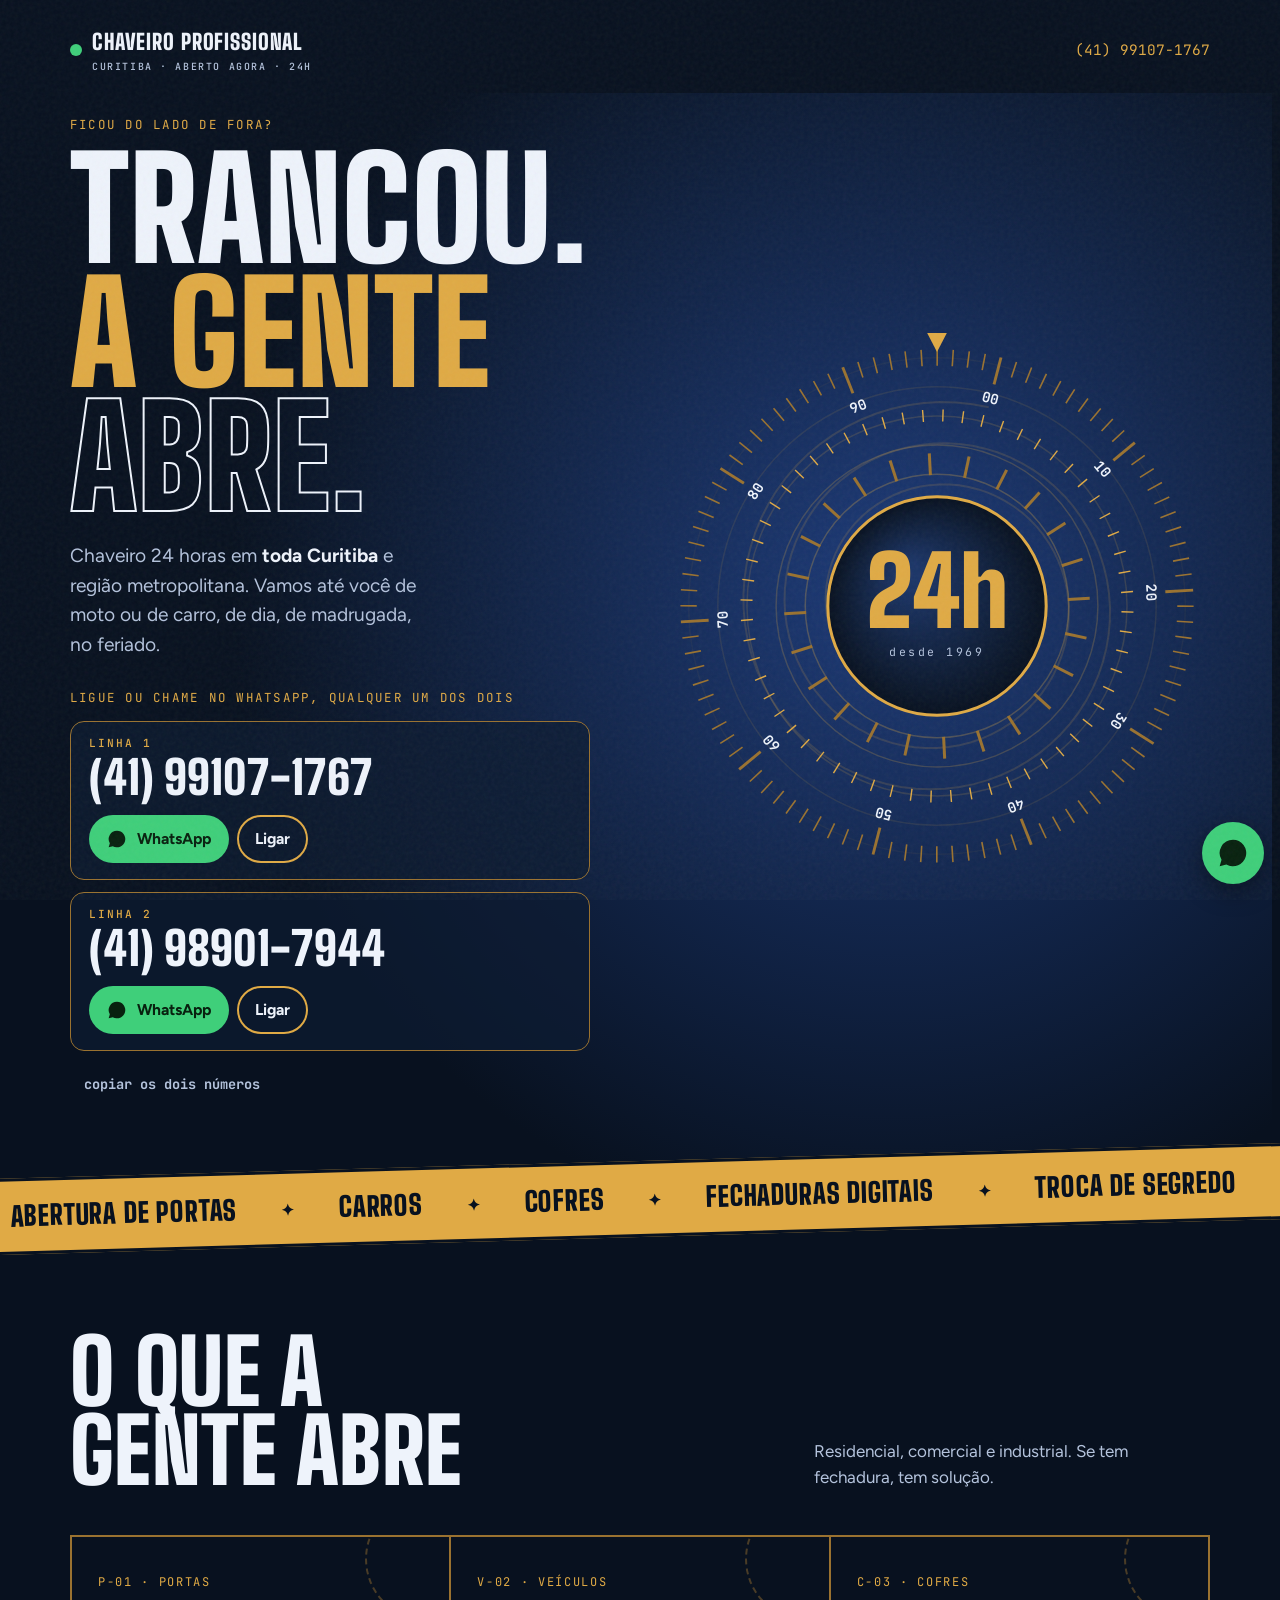
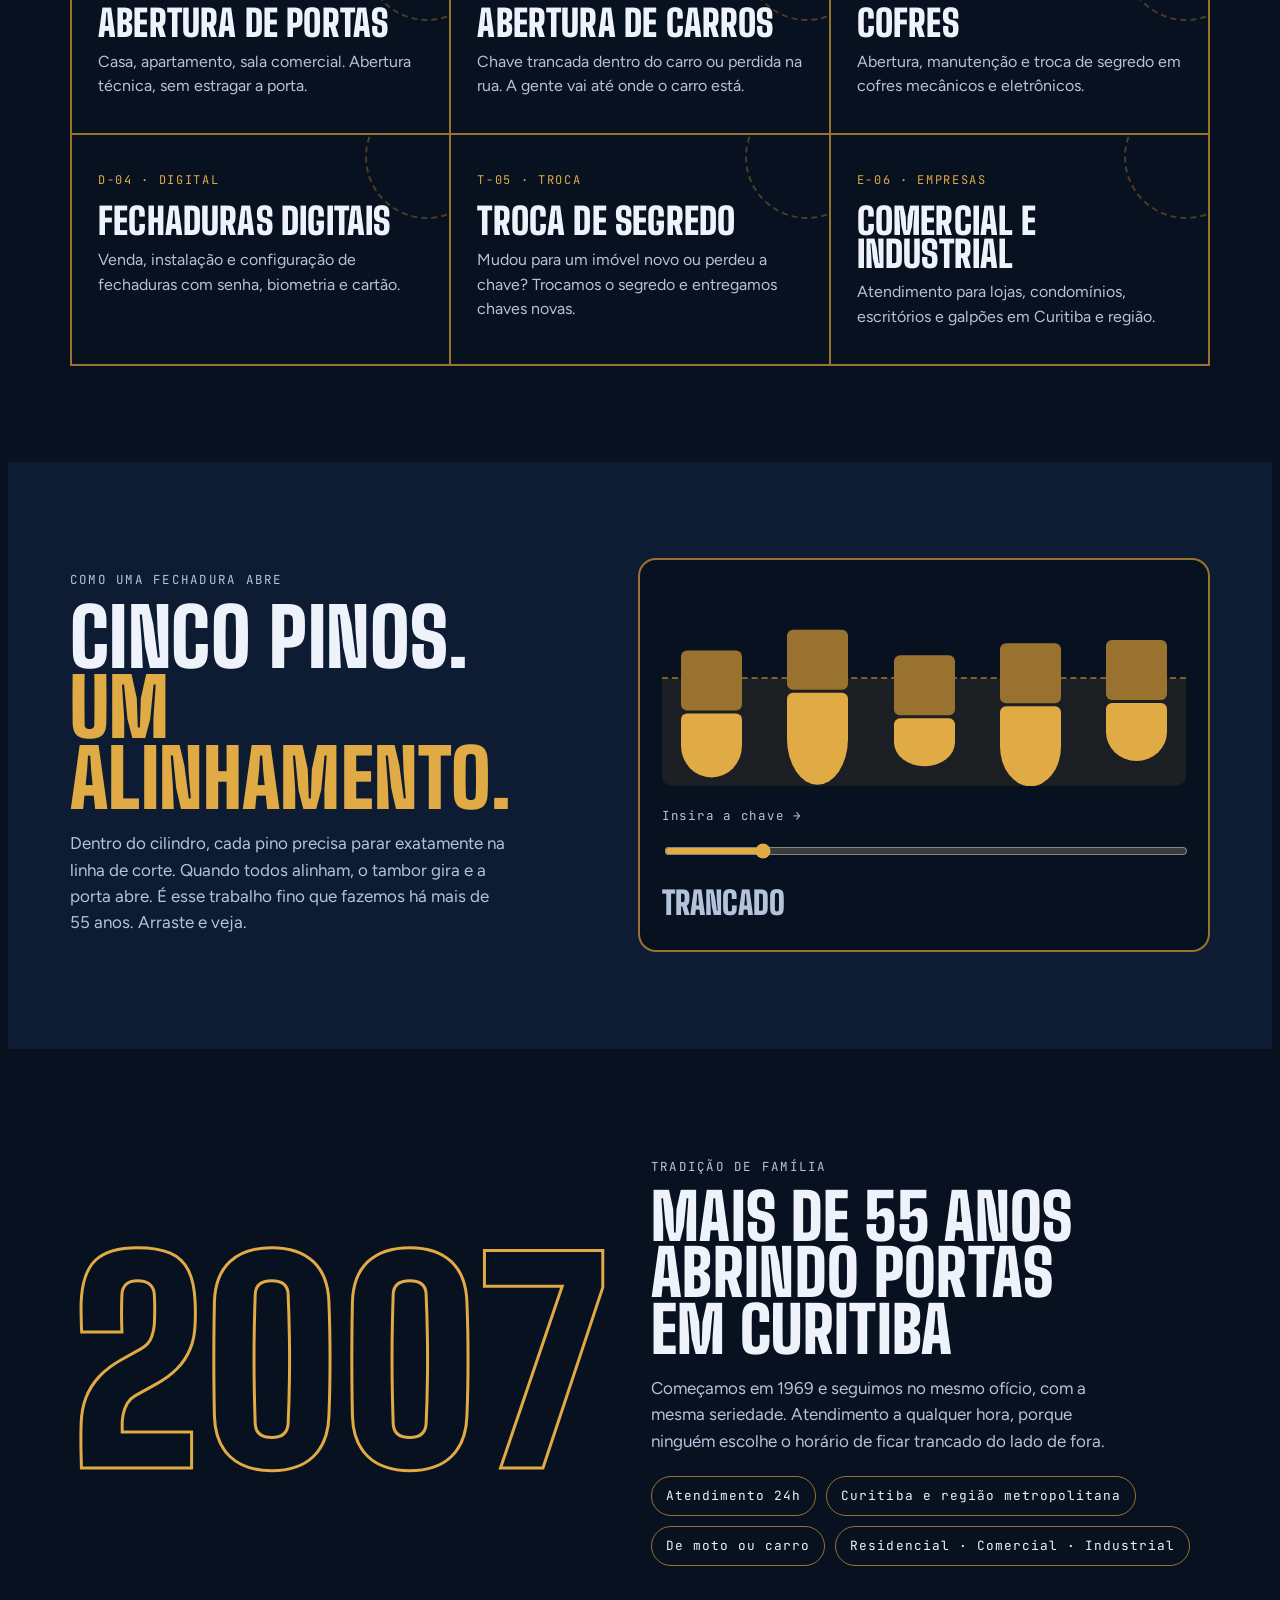
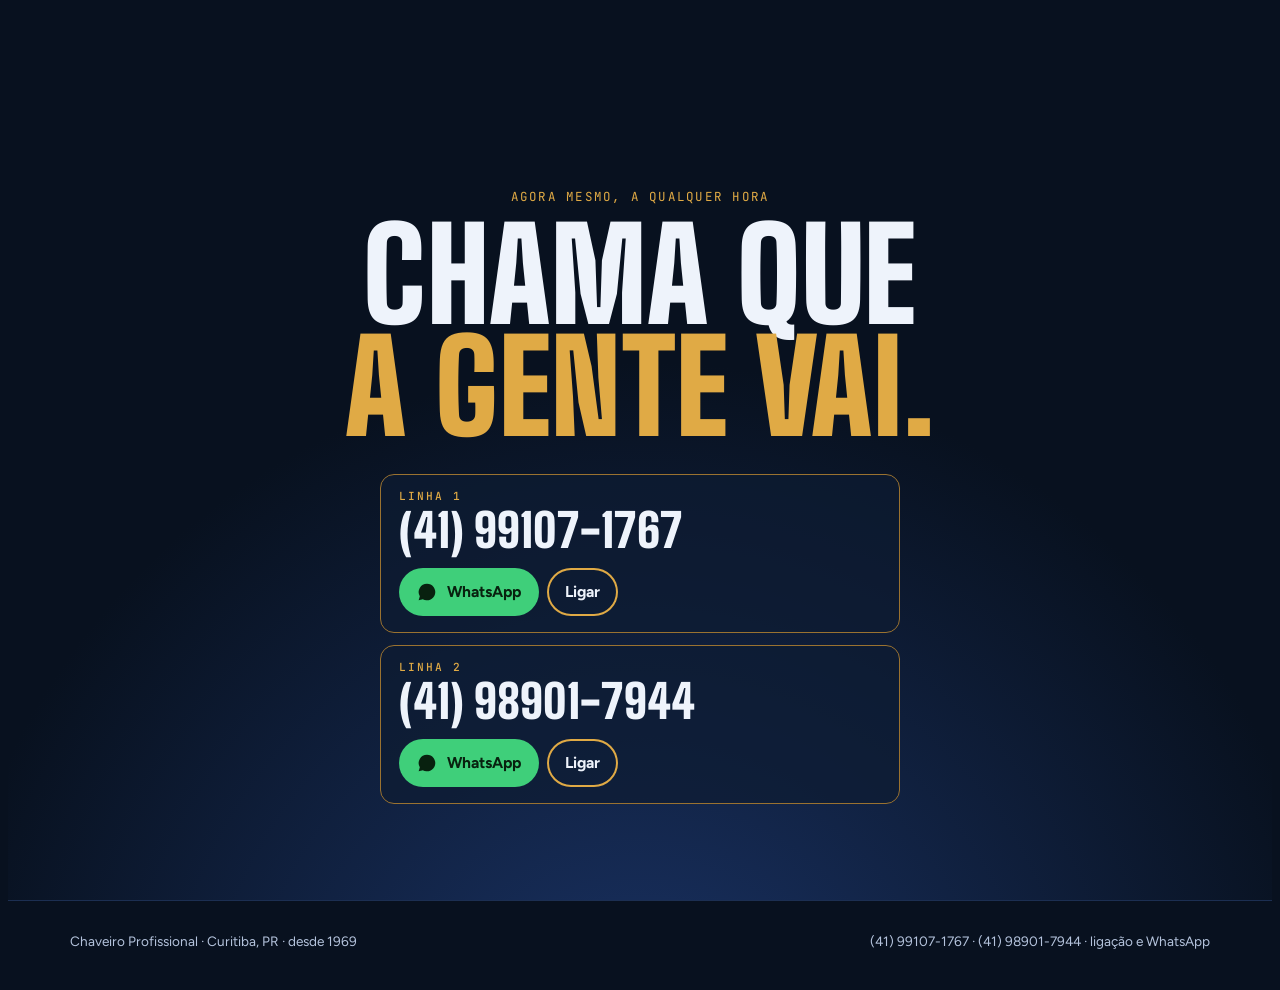
<file: index.html>
<!doctype html>
<html lang="pt-BR">
<head>
<meta charset="UTF-8">
<meta name="viewport" content="width=device-width, initial-scale=1.0, viewport-fit=cover">
<link rel="icon" href="/favicon.ico" sizes="any">
<link rel="icon" type="image/png" sizes="32x32" href="/favicon-32x32.png">
<link rel="icon" type="image/png" sizes="16x16" href="/favicon-16x16.png">
<link rel="apple-touch-icon" sizes="180x180" href="/apple-touch-icon.png">
<link rel="canonical" href="https://www.chaveiroprofissional.com.br/">
<meta property="og:url" content="https://www.chaveiroprofissional.com.br/">
<meta property="og:type" content="website">
<meta property="og:locale" content="pt_BR">
<meta name="twitter:card" content="summary_large_image">
<meta name="twitter:image" content="https://www.chaveiroprofissional.com.br/logo-512.png">
<!-- Google Tag Manager -->
<script>!function(w,d,s,u){if(w.oaiq)return;var q=function(){q.q.push(arguments)};q.q=[];w.oaiq=q;var j=d.createElement(s);j.async=1;j.src=u;var f=d.getElementsByTagName(s)[0];f.parentNode.insertBefore(j,f)}(window,document,"script","https://bzrcdn.openai.com/sdk/oaiq.min.js");oaiq("init",{pixelId:"2vvrykV4oiH7nmrMwrSHmH",debug:true});</script>
<script>(function(w,d,s,l,i){w[l]=w[l]||[];w[l].push({'gtm.start':
new Date().getTime(),event:'gtm.js'});var f=d.getElementsByTagName(s)[0],
j=d.createElement(s),dl=l!='dataLayer'?'&l='+l:'';j.async=true;j.src=
'https://www.googletagmanager.com/gtm.js?id='+i+dl;f.parentNode.insertBefore(j,f);
})(window,document,'script','dataLayer','GTM-567WV95S');</script>
<!-- End Google Tag Manager -->
<!-- Google tag (gtag.js) - Google Ads -->
<script async src="https://www.googletagmanager.com/gtag/js?id=AW-1838560479"></script>
<script>
window.dataLayer = window.dataLayer || [];
function gtag(){dataLayer.push(arguments);}
gtag('js', new Date());
gtag('config', 'AW-1838560479');
</script>
<title>Chaveiro Profissional Curitiba | 24h Desde 1969</title>
<meta name="description" content="Chaveiro 24 horas em Curitiba e região. Desde 1969. Portas, carros, cofres e fechaduras digitais. (41) 99107-1767 e (41) 98901-7944, ligação e WhatsApp">
<meta property="og:title" content="Chaveiro Profissional Curitiba 24h">
<meta property="og:description" content="Trancou? A gente abre. Atendimento 24h em toda Curitiba desde 1969.">
<meta property="og:image" content="https://www.chaveiroprofissional.com.br/logo-512.png">
<meta name="theme-color" content="#08111f">
<link rel="preconnect" href="https://fonts.googleapis.com">
<link rel="stylesheet" href="https://fonts.googleapis.com/css2?family=Big+Shoulders+Display:wght@700;900&family=Figtree:wght@400;500;700&family=JetBrains+Mono:wght@500;700&display=swap">
<style>
/* Layout: o cofre girando no centro da tela; tudo gira ao redor do número de telefone. Visual noturno único (24h). */
:root{
  --bg:#08111f; --bg2:#0e1c33; --brass:#e0aa45; --brass-dim:#9a7230;
  --bone:#eef3fb; --muted:#b4c3dc; --wa:#3fcf7a;
  --f-display:'Big Shoulders Display',Impact,'Arial Narrow',sans-serif;
  --f-body:'Figtree',system-ui,-apple-system,sans-serif;
  --f-mono:'JetBrains Mono',ui-monospace,Menlo,monospace;
  --disc1:#1b3567; --disc2:#08111f;
  color-scheme:dark;
}
*{box-sizing:border-box}
html{scroll-behavior:smooth}
body{background:var(--bg);color:var(--bone);font-family:var(--f-body);font-size:17px;line-height:1.55;overflow-x:hidden}
a{color:inherit}
.wrap{max-width:1180px;margin:0 auto;padding-left:max(20px,env(safe-area-inset-left,0px));padding-right:max(20px,env(safe-area-inset-right,0px))}
h1,h2,h3{font-family:var(--f-display);font-weight:900;text-transform:uppercase;line-height:.88;margin:0;text-wrap:balance;letter-spacing:.005em}
.eyebrow{font-family:var(--f-mono);font-size:.78rem;letter-spacing:.18em;text-transform:uppercase;color:var(--brass)}
:focus-visible{outline:3px solid var(--brass);outline-offset:3px;border-radius:4px}

/* topo */
.top{display:flex;justify-content:space-between;align-items:center;gap:12px;padding-block:18px;position:relative;z-index:3}
.brand{display:flex;align-items:center;gap:10px;font-family:var(--f-display);font-weight:900;font-size:1.35rem;text-transform:uppercase;letter-spacing:.04em;text-decoration:none}
.brand i{width:12px;height:12px;border-radius:50%;background:var(--wa);box-shadow:0 0 0 0 var(--wa);animation:ping 1.8s infinite}
.brand small{display:block;font-family:var(--f-mono);font-weight:500;font-size:.62rem;letter-spacing:.16em;color:var(--muted)}
.toplink{font-family:var(--f-mono);font-size:.9rem;text-decoration:none;color:var(--brass);white-space:nowrap}
@keyframes ping{0%{box-shadow:0 0 0 0 rgba(63,207,122,.7)}80%,100%{box-shadow:0 0 0 12px rgba(63,207,122,0)}}

/* hero */
.hero{position:relative;overflow:hidden;padding-block:10px 70px;
  background:radial-gradient(circle at 70% 45%,#1c3a78 0%,var(--bg) 62%)}
.hero-grid{display:grid;grid-template-columns:1.05fr 1fr;align-items:center;gap:20px;position:relative;z-index:2}
.hero h1{font-size:clamp(4rem,11vw,9.5rem)}
.hero h1 span{display:block;color:var(--brass)}
.hero h1 em{font-style:normal;-webkit-text-stroke:2px var(--bone);color:transparent}
.lead{max-width:30ch;font-size:1.2rem;color:var(--muted);margin:22px 0 28px}
.lead b{color:var(--bone)}
.phone{font-family:var(--f-display);font-weight:900;font-size:clamp(2.6rem,6.4vw,4.4rem);line-height:1;color:var(--bone);text-decoration:none;display:inline-block;letter-spacing:.01em}
.phone small{display:block;font-family:var(--f-mono);font-weight:500;font-size:.8rem;letter-spacing:.18em;color:var(--brass);margin-bottom:6px}
.wanum{margin:10px 0 0;font-family:var(--f-mono);font-size:.95rem;color:var(--muted);letter-spacing:.04em}
.wanum b{color:var(--wa);font-weight:700}
.lines{display:grid;gap:12px;margin-top:14px;max-width:520px}
.line{display:flex;align-items:center;justify-content:space-between;gap:14px;flex-wrap:wrap;padding:16px 18px;border:1.5px solid var(--brass-dim);border-radius:14px;background:color-mix(in srgb,var(--bg2) 70%,transparent);transition:border-color .3s}
.line:hover{border-color:var(--brass)}
.line-num{font-family:var(--f-display);font-weight:900;font-size:clamp(2rem,4.6vw,2.9rem);line-height:1;color:var(--bone);min-width:0}
.line-num small{display:block;font-family:var(--f-mono);font-weight:500;font-size:.7rem;letter-spacing:.18em;color:var(--brass);margin-bottom:5px;text-transform:uppercase}
.line-btns{display:flex;gap:8px}
.line .btn{padding:12px 18px;font-size:.98rem}
.lines-final{margin:30px auto 0;text-align:left}
.btn-copy{margin-top:8px}
.ctas{display:flex;flex-wrap:wrap;gap:12px;margin-top:24px}
.btn{display:inline-flex;align-items:center;gap:10px;padding:16px 26px;border-radius:999px;font-weight:700;font-size:1.05rem;text-decoration:none;border:0;cursor:pointer;font-family:var(--f-body);transition:transform .2s}
.btn:hover{transform:translateY(-2px)}
.btn-wa{background:var(--wa);color:#08210f;animation:breathe 2.6s ease-in-out infinite}
.btn-call{background:transparent;color:var(--bone);box-shadow:inset 0 0 0 2px var(--brass)}
.btn-copy{background:transparent;color:var(--muted);padding:16px 14px;font-family:var(--f-mono);font-size:.85rem}
@keyframes breathe{0%,100%{box-shadow:0 0 0 0 rgba(63,207,122,.45)}50%{box-shadow:0 0 0 14px rgba(63,207,122,0)}}
.dialbox{position:relative;aspect-ratio:1;max-width:100%;width:min(560px,100%);justify-self:center}
#dial{width:100%;height:100%;display:block}
.dial-center{position:absolute;inset:0;display:grid;place-items:center;pointer-events:none;text-align:center}
.dial-center b{font-family:var(--f-display);font-weight:900;font-size:clamp(3.4rem,9vw,6rem);line-height:.85;color:var(--brass)}
.dial-center span{display:block;font-family:var(--f-mono);font-size:.72rem;letter-spacing:.22em;color:var(--muted);margin-top:8px}

/* faixa rolando */
.ticker{background:var(--brass);color:var(--bg);overflow:hidden;white-space:nowrap;transform:rotate(-1.6deg);margin:-18px -20px 0;position:relative;z-index:4;border-block:3px solid var(--bg)}
.ticker div{display:inline-block;padding-block:14px;animation:slide 26s linear infinite;font-family:var(--f-display);font-weight:900;font-size:1.7rem;text-transform:uppercase;letter-spacing:.03em}
.ticker span{margin:0 22px}
.ticker span::after{content:"✦";margin-left:44px;font-size:1rem;vertical-align:middle}
@keyframes slide{to{transform:translateX(-50%)}}

/* serviços */
section{padding-block:96px}
.sec-head{display:flex;justify-content:space-between;align-items:end;gap:24px;flex-wrap:wrap;margin-bottom:44px}
.sec-head h2{font-size:clamp(3rem,7vw,5.6rem)}
.sec-head p{max-width:36ch;color:var(--muted);margin:0}
.svc{display:grid;grid-template-columns:repeat(3,1fr);gap:2px;background:var(--brass-dim);border:2px solid var(--brass-dim)}
.svc article{background:var(--bg);padding:30px 26px 34px;min-width:0;position:relative;overflow:hidden;transition:background .35s}
.svc article:hover{background:var(--bg2)}
.svc .code{font-family:var(--f-mono);font-size:.75rem;color:var(--brass);letter-spacing:.14em}
.svc h3{font-size:2.3rem;margin:14px 0 10px}
.svc p{margin:0;color:var(--muted);font-size:1rem}
.svc article::after{content:"";position:absolute;right:-40px;top:-40px;width:120px;height:120px;border-radius:50%;border:2px dashed var(--brass-dim);opacity:.45;transition:transform 1.2s}
.svc article:hover::after{transform:rotate(180deg) scale(1.2)}

/* fechadura interativa */
.lock{background:var(--bg2)}
.lock-grid{display:grid;grid-template-columns:1fr 1.1fr;gap:48px;align-items:center}
.lock h2{font-size:clamp(3rem,6.5vw,5rem)}
.lock h2 span{color:var(--brass)}
.lock p{color:var(--muted);max-width:40ch}
.cyl{background:var(--bg);border:2px solid var(--brass-dim);border-radius:18px;padding:26px 22px 22px;min-width:0}
.pins{display:flex;justify-content:space-between;gap:8px;height:200px;position:relative;overflow:hidden;border-radius:10px;background:linear-gradient(to bottom,transparent 0 var(--shear),color-mix(in srgb,var(--brass) 9%,transparent) var(--shear) 100%);--shear:92px}
.pins::before{content:"";position:absolute;left:0;right:0;top:calc(var(--shear) - 1px);border-top:2px dashed var(--brass-dim);opacity:.8;z-index:2;transition:border-color .3s}
.cyl.open .pins::before{border-top:2px solid var(--wa);box-shadow:0 0 12px var(--wa)}
.pin{flex:1;position:relative}
.pin .top-pin,.pin .key-pin{position:absolute;left:19%;width:62%;top:0;border-radius:6px;transition:transform .45s cubic-bezier(.3,1.4,.5,1)}
.pin .top-pin{height:60px;background:var(--brass-dim)}
.pin .key-pin{height:var(--h);background:var(--brass);border-radius:6px 6px 50% 50%}
.cyl label{display:block;font-family:var(--f-mono);font-size:.78rem;letter-spacing:.14em;color:var(--muted);margin:20px 0 10px}
#turn{width:100%;accent-color:var(--brass);height:28px}
.state{font-family:var(--f-display);font-weight:900;font-size:2rem;text-transform:uppercase;margin-top:6px;color:var(--muted);transition:color .3s}
.cyl.open .state{color:var(--wa)}

/* desde 1969 */
.years{display:grid;grid-template-columns:auto 1fr;gap:40px;align-items:center}
.big{font-family:var(--f-display);font-weight:900;font-size:clamp(7rem,22vw,17rem);line-height:.8;color:transparent;-webkit-text-stroke:3px var(--brass);font-variant-numeric:tabular-nums}
.years h2{font-size:clamp(2.4rem,5vw,4rem)}
.years p{color:var(--muted);max-width:44ch}
.facts{display:flex;flex-wrap:wrap;gap:10px;margin-top:22px;padding:0;list-style:none}
.facts li{font-family:var(--f-mono);font-size:.8rem;letter-spacing:.08em;padding:9px 14px;border:1px solid var(--brass-dim);border-radius:999px;color:var(--bone)}

/* final */
.final{text-align:center;background:radial-gradient(circle at 50% 120%,#1a3366 0%,var(--bg) 60%);overflow:hidden}
.final h2{font-size:clamp(3.4rem,10vw,8rem)}
.final h2 span{color:var(--brass)}
.final .phone{margin-top:28px}
.final .ctas{justify-content:center}
footer{padding-block:30px;border-top:1px solid #1c2f52;color:var(--muted);font-size:.85rem}
footer .wrap{display:flex;justify-content:space-between;flex-wrap:wrap;gap:10px}

/* botão flutuante */
.float{position:fixed;right:calc(16px + env(safe-area-inset-right,0px));bottom:calc(16px + env(safe-area-inset-bottom,0px));z-index:20;width:62px;height:62px;border-radius:50%;background:var(--wa);display:grid;place-items:center;text-decoration:none;animation:breathe 2.6s ease-in-out infinite;box-shadow:0 8px 24px rgba(0,0,0,.4)}
.float svg{width:32px;height:32px}
.toast{position:fixed;left:50%;bottom:calc(90px + env(safe-area-inset-bottom,0px));transform:translateX(-50%);background:var(--bone);color:var(--bg);padding:10px 18px;border-radius:999px;font-weight:700;z-index:30;font-size:.95rem}


/* skill: textura, cursor, reveal, scrollbar, nav */
.noise{position:fixed;inset:0;pointer-events:none;z-index:50;opacity:.05;background-image:url("data:image/svg+xml,%3Csvg viewBox='0 0 256 256' xmlns='http://www.w3.org/2000/svg'%3E%3Cfilter id='n'%3E%3CfeTurbulence type='fractalNoise' baseFrequency='0.9' numOctaves='4' stitchTiles='stitch'/%3E%3C/filter%3E%3Crect width='100%25' height='100%25' filter='url(%23n)'/%3E%3C/svg%3E")}
.top{position:sticky;top:env(safe-area-inset-top,0px);transition:background .4s,padding .4s}
.top.scrolled{background:color-mix(in srgb,var(--bg) 88%,transparent);backdrop-filter:blur(16px);-webkit-backdrop-filter:blur(16px);padding-block:10px;max-width:none;border-bottom:1px solid #1c2f52}
body::before{content:"";position:fixed;inset:0 0 auto;height:env(safe-area-inset-top,0px);z-index:10;background:var(--bg)}
.top{z-index:15}
[data-reveal]{transition:transform .9s cubic-bezier(.16,1,.3,1),filter .9s}
[data-reveal].pre{transform:translateY(46px) scale(.98);filter:brightness(.6)}
::-webkit-scrollbar{width:10px}::-webkit-scrollbar-track{background:var(--bg)}::-webkit-scrollbar-thumb{background:var(--brass-dim);border-radius:10px}
.cursor,.cursor-dot{position:fixed;left:0;top:0;pointer-events:none;z-index:9999;border-radius:50%;display:none}
.cursor{width:44px;height:44px;border:1.5px solid var(--brass);transition:width .3s,height .3s,background .3s,margin .3s;margin:-22px 0 0 -22px}
.cursor.big{width:76px;height:76px;margin:-38px 0 0 -38px;background:rgba(224,170,69,.14)}
.cursor-dot{width:8px;height:8px;background:var(--brass);margin:-4px 0 0 -4px}
@media (pointer:fine) and (prefers-reduced-motion:no-preference){.cursor,.cursor-dot{display:block}body,a,button,input{cursor:none}}
.scr{display:inline-block;min-width:4ch}
@media (max-width:860px){
  .hero-grid,.lock-grid,.years{grid-template-columns:1fr}
  .dialbox{width:min(420px,100%);order:-1;margin-bottom:-30px}
  .svc{grid-template-columns:1fr 1fr}
  .years{gap:10px}
}
@media (max-width:560px){
  body{font-size:16px}
  .svc{grid-template-columns:1fr}
  .line-btns{width:100%}
  .line .btn{flex:1;justify-content:center}
  section{padding-block:72px}
  .toplink{display:none}
}
@media (prefers-reduced-motion:reduce){
  *{animation:none!important;transition:none!important}
  html{scroll-behavior:auto}
}
</style>
</head>
<body>
<!-- Google Tag Manager (noscript) -->
<noscript><iframe src="https://www.googletagmanager.com/ns.html?id=GTM-567WV95S" height="0" width="0" style="display:none;visibility:hidden"></iframe></noscript>
<!-- End Google Tag Manager (noscript) -->


<div class="noise" aria-hidden="true"></div><div class="cursor" aria-hidden="true"></div><div class="cursor-dot" aria-hidden="true"></div>
<header class="wrap top" id="nav">
  <a class="brand" href="#inicio"><i aria-hidden="true"></i><span>Chaveiro Profissional<small>Curitiba · aberto agora · 24h</small></span></a>
  <a class="toplink" href="tel:+5541991071767">(41) 99107-1767</a>
</header>

<main id="inicio">
  <section class="hero" style="padding-top:10px">
    <div class="wrap hero-grid">
      <div>
        <p class="eyebrow">Ficou do lado de fora?</p>
        <h1>Trancou.<span>A gente</span><em class="scr" id="scr">abre.</em></h1>
        <p class="lead">Chaveiro 24 horas em <b>toda Curitiba</b> e região metropolitana. Vamos até você de moto ou de carro, de dia, de madrugada, no feriado.</p>
        <p class="eyebrow" style="margin-top:4px">Ligue ou chame no WhatsApp, qualquer um dos dois</p>
        <div class="lines">
          <div class="line">
            <div class="line-num"><small>Linha 1</small>(41) 99107-1767</div>
            <div class="line-btns">
              <a class="btn btn-wa" href="https://wa.me/5541991071767?text=Ol%C3%A1!%20Preciso%20de%20um%20chaveiro." target="_blank" rel="noopener"><svg width="20" height="20" viewBox="0 0 24 24" fill="currentColor" aria-hidden="true"><path d="M12 2a10 10 0 0 0-8.6 15.1L2 22l5-1.3A10 10 0 1 0 12 2Zm4.5 12.1c-.2-.1-1.5-.7-1.7-.8s-.4-.1-.6.1-.7.8-.8 1-.3.2-.5.1a6.7 6.7 0 0 1-3.3-2.9c-.3-.4.2-.4.7-1.4.1-.2 0-.3 0-.4l-.8-1.8c-.2-.5-.4-.4-.6-.4h-.5a1 1 0 0 0-.7.3 3 3 0 0 0-.9 2.2 5.2 5.2 0 0 0 1.1 2.7 11.8 11.8 0 0 0 4.5 4c1.7.7 2.3.8 3.2.6a2.7 2.7 0 0 0 1.8-1.2 2.2 2.2 0 0 0 .1-1.3c0-.1-.2-.2-.5-.3Z"/></svg>WhatsApp</a>
              <a class="btn btn-call" href="tel:+5541991071767">Ligar</a>
            </div>
          </div>
          <div class="line">
            <div class="line-num"><small>Linha 2</small>(41) 98901-7944</div>
            <div class="line-btns">
              <a class="btn btn-wa" href="https://wa.me/5541989017944?text=Ol%C3%A1!%20Preciso%20de%20um%20chaveiro." target="_blank" rel="noopener"><svg width="20" height="20" viewBox="0 0 24 24" fill="currentColor" aria-hidden="true"><path d="M12 2a10 10 0 0 0-8.6 15.1L2 22l5-1.3A10 10 0 1 0 12 2Zm4.5 12.1c-.2-.1-1.5-.7-1.7-.8s-.4-.1-.6.1-.7.8-.8 1-.3.2-.5.1a6.7 6.7 0 0 1-3.3-2.9c-.3-.4.2-.4.7-1.4.1-.2 0-.3 0-.4l-.8-1.8c-.2-.5-.4-.4-.6-.4h-.5a1 1 0 0 0-.7.3 3 3 0 0 0-.9 2.2 5.2 5.2 0 0 0 1.1 2.7 11.8 11.8 0 0 0 4.5 4c1.7.7 2.3.8 3.2.6a2.7 2.7 0 0 0 1.8-1.2 2.2 2.2 0 0 0 .1-1.3c0-.1-.2-.2-.5-.3Z"/></svg>WhatsApp</a>
              <a class="btn btn-call" href="tel:+5541989017944">Ligar</a>
            </div>
          </div>
        </div>
        <button class="btn btn-copy" id="copy" type="button">copiar os dois números</button>
      </div>
      <div class="dialbox" aria-hidden="true">
        <canvas id="dial"></canvas>
        <div class="dial-center"><div><b>24h</b><span>desde 1969</span></div></div>
      </div>
    </div>
  </section>

  <div class="ticker" aria-hidden="true"><div id="tick"></div></div>

  <section id="servicos">
    <div class="wrap">
      <div class="sec-head" data-reveal>
        <h2>O que a<br>gente abre</h2>
        <p>Residencial, comercial e industrial. Se tem fechadura, tem solução.</p>
      </div>
      <div class="svc" data-reveal>
        <article><span class="code">P-01 · PORTAS</span><h3>Abertura de portas</h3><p>Casa, apartamento, sala comercial. Abertura técnica, sem estragar a porta.</p></article>
        <article><span class="code">V-02 · VEÍCULOS</span><h3>Abertura de carros</h3><p>Chave trancada dentro do carro ou perdida na rua. A gente vai até onde o carro está.</p></article>
        <article><span class="code">C-03 · COFRES</span><h3>Cofres</h3><p>Abertura, manutenção e troca de segredo em cofres mecânicos e eletrônicos.</p></article>
        <article><span class="code">D-04 · DIGITAL</span><h3>Fechaduras digitais</h3><p>Venda, instalação e configuração de fechaduras com senha, biometria e cartão.</p></article>
        <article><span class="code">T-05 · TROCA</span><h3>Troca de segredo</h3><p>Mudou para um imóvel novo ou perdeu a chave? Trocamos o segredo e entregamos chaves novas.</p></article>
        <article><span class="code">E-06 · EMPRESAS</span><h3>Comercial e industrial</h3><p>Atendimento para lojas, condomínios, escritórios e galpões em Curitiba e região.</p></article>
      </div>
    </div>
  </section>

  <section class="lock">
    <div class="wrap lock-grid">
      <div>
        <p class="eyebrow">Como uma fechadura abre</p>
        <h2>Cinco pinos.<br><span>Um alinhamento.</span></h2>
        <p>Dentro do cilindro, cada pino precisa parar exatamente na linha de corte. Quando todos alinham, o tambor gira e a porta abre. É esse trabalho fino que fazemos há mais de 55 anos. Arraste e veja.</p>
      </div>
      <div class="cyl" id="cyl" data-reveal>
        <div class="pins" id="pins"></div>
        <label for="turn">Insira a chave →</label>
        <input id="turn" type="range" min="0" max="100" value="18">
        <div class="state" id="state">Trancado</div>
      </div>
    </div>
  </section>

  <section>
    <div class="wrap years">
      <div class="big" id="yr" data-reveal>1969</div>
      <div>
        <p class="eyebrow">Tradição de família</p>
        <h2>Mais de 55 anos abrindo portas em Curitiba</h2>
        <p>Começamos em 1969 e seguimos no mesmo ofício, com a mesma seriedade. Atendimento a qualquer hora, porque ninguém escolhe o horário de ficar trancado do lado de fora.</p>
        <ul class="facts">
          <li>Atendimento 24h</li><li>Curitiba e região metropolitana</li><li>De moto ou carro</li><li>Residencial · Comercial · Industrial</li>
        </ul>
      </div>
    </div>
  </section>

  <section class="final">
    <div class="wrap">
      <p class="eyebrow">Agora mesmo, a qualquer hora</p>
      <h2 data-reveal>Chama que<br><span>a gente vai.</span></h2>
      <div class="lines lines-final">
          <div class="line">
            <div class="line-num"><small>Linha 1</small>(41) 99107-1767</div>
            <div class="line-btns">
              <a class="btn btn-wa" href="https://wa.me/5541991071767?text=Ol%C3%A1!%20Preciso%20de%20um%20chaveiro." target="_blank" rel="noopener"><svg width="20" height="20" viewBox="0 0 24 24" fill="currentColor" aria-hidden="true"><path d="M12 2a10 10 0 0 0-8.6 15.1L2 22l5-1.3A10 10 0 1 0 12 2Zm4.5 12.1c-.2-.1-1.5-.7-1.7-.8s-.4-.1-.6.1-.7.8-.8 1-.3.2-.5.1a6.7 6.7 0 0 1-3.3-2.9c-.3-.4.2-.4.7-1.4.1-.2 0-.3 0-.4l-.8-1.8c-.2-.5-.4-.4-.6-.4h-.5a1 1 0 0 0-.7.3 3 3 0 0 0-.9 2.2 5.2 5.2 0 0 0 1.1 2.7 11.8 11.8 0 0 0 4.5 4c1.7.7 2.3.8 3.2.6a2.7 2.7 0 0 0 1.8-1.2 2.2 2.2 0 0 0 .1-1.3c0-.1-.2-.2-.5-.3Z"/></svg>WhatsApp</a>
              <a class="btn btn-call" href="tel:+5541991071767">Ligar</a>
            </div>
          </div>
          <div class="line">
            <div class="line-num"><small>Linha 2</small>(41) 98901-7944</div>
            <div class="line-btns">
              <a class="btn btn-wa" href="https://wa.me/5541989017944?text=Ol%C3%A1!%20Preciso%20de%20um%20chaveiro." target="_blank" rel="noopener"><svg width="20" height="20" viewBox="0 0 24 24" fill="currentColor" aria-hidden="true"><path d="M12 2a10 10 0 0 0-8.6 15.1L2 22l5-1.3A10 10 0 1 0 12 2Zm4.5 12.1c-.2-.1-1.5-.7-1.7-.8s-.4-.1-.6.1-.7.8-.8 1-.3.2-.5.1a6.7 6.7 0 0 1-3.3-2.9c-.3-.4.2-.4.7-1.4.1-.2 0-.3 0-.4l-.8-1.8c-.2-.5-.4-.4-.6-.4h-.5a1 1 0 0 0-.7.3 3 3 0 0 0-.9 2.2 5.2 5.2 0 0 0 1.1 2.7 11.8 11.8 0 0 0 4.5 4c1.7.7 2.3.8 3.2.6a2.7 2.7 0 0 0 1.8-1.2 2.2 2.2 0 0 0 .1-1.3c0-.1-.2-.2-.5-.3Z"/></svg>WhatsApp</a>
              <a class="btn btn-call" href="tel:+5541989017944">Ligar</a>
            </div>
          </div>
      </div>
    </div>
  </section>
</main>

<footer><div class="wrap"><span>Chaveiro Profissional · Curitiba, PR · desde 1969</span><span>(41) 99107-1767 · (41) 98901-7944 · ligação e WhatsApp</span></div></footer>

<a class="float" href="https://wa.me/5541989017944?text=Ol%C3%A1!%20Preciso%20de%20um%20chaveiro." target="_blank" rel="noopener" aria-label="Chamar no WhatsApp">
  <svg viewBox="0 0 24 24" fill="#08210f" aria-hidden="true"><path d="M12 2a10 10 0 0 0-8.6 15.1L2 22l5-1.3A10 10 0 1 0 12 2Zm4.5 12.1c-.2-.1-1.5-.7-1.7-.8s-.4-.1-.6.1-.7.8-.8 1-.3.2-.5.1a6.7 6.7 0 0 1-3.3-2.9c-.3-.4.2-.4.7-1.4.1-.2 0-.3 0-.4l-.8-1.8c-.2-.5-.4-.4-.6-.4h-.5a1 1 0 0 0-.7.3 3 3 0 0 0-.9 2.2 5.2 5.2 0 0 0 1.1 2.7 11.8 11.8 0 0 0 4.5 4c1.7.7 2.3.8 3.2.6a2.7 2.7 0 0 0 1.8-1.2 2.2 2.2 0 0 0 .1-1.3c0-.1-.2-.2-.5-.3Z"/></svg>
</a>
<div class="toast" id="toast" hidden>Número copiado</div>

<script>
(function(){
  var reduce = window.matchMedia && matchMedia('(prefers-reduced-motion: reduce)').matches;
  var css = getComputedStyle(document.documentElement);
  var BRASS = css.getPropertyValue('--brass').trim(), DIM = css.getPropertyValue('--brass-dim').trim(), BONE = css.getPropertyValue('--bone').trim();

  /* cofre hipnótico */
  var cv = document.getElementById('dial'), ctx = cv.getContext('2d'), W = 0, dpr = 1;
  function size(){ dpr = Math.min(window.devicePixelRatio||1, 2); W = cv.clientWidth; cv.width = cv.height = W*dpr; ctx.setTransform(dpr,0,0,dpr,0,0); }
  size(); window.addEventListener('resize', size);
  var mx = 0, my = 0;
  window.addEventListener('pointermove', function(e){ mx = (e.clientX/innerWidth - .5); my = (e.clientY/innerHeight - .5); });
  function ring(r, n, len, w, color, rot, labels){
    ctx.save(); ctx.rotate(rot);
    for (var i=0;i<n;i++){
      var a = i/n*Math.PI*2, major = labels && i%10===0;
      ctx.save(); ctx.rotate(a);
      ctx.strokeStyle = color; ctx.lineWidth = major ? w*1.8 : w;
      ctx.beginPath(); ctx.moveTo(0,-r); ctx.lineTo(0,-r+(major?len*1.7:len)); ctx.stroke();
      if (major){ ctx.fillStyle = BONE; ctx.font = '700 '+Math.max(10,W*.026)+'px "JetBrains Mono", monospace'; ctx.textAlign='center'; ctx.fillText(String(i).padStart(2,'0'), 0, -r+len*1.7+W*.035); }
      ctx.restore();
    }
    ctx.restore();
  }
  window.addEventListener('cores-change', function(){ if (reduce) requestAnimationFrame(draw); });
  function draw(t){
    var cs = getComputedStyle(document.documentElement);
    BRASS = cs.getPropertyValue('--brass').trim() || BRASS; DIM = cs.getPropertyValue('--brass-dim').trim() || DIM; BONE = cs.getPropertyValue('--bone').trim() || BONE;
    var D1 = cs.getPropertyValue('--disc1').trim() || '#1b3567', D2 = cs.getPropertyValue('--disc2').trim() || '#08111f';
    var s = t/1000, c = W/2;
    ctx.clearRect(0,0,W,W);
    ctx.save(); ctx.translate(c + mx*14, c + my*14);
    // halos pulsando
    for (var k=0;k<6;k++){
      var p = ((s*0.25 + k/6) % 1);
      ctx.beginPath(); ctx.arc(0,0, W*.18 + p*W*.32, 0, Math.PI*2);
      ctx.strokeStyle = 'rgba(224,170,69,'+(0.35*(1-p))+')'; ctx.lineWidth = 1.5; ctx.stroke();
    }
    // espiral
    ctx.save(); ctx.rotate(-s*0.6);
    ctx.beginPath();
    for (var a=0;a<Math.PI*10;a+=0.08){ var rr = W*.012*a; ctx.lineTo(Math.cos(a)*rr, Math.sin(a)*rr); }
    ctx.strokeStyle = 'rgba(224,170,69,.16)'; ctx.lineWidth = 2; ctx.stroke();
    ctx.restore();
    // anéis do cofre
    var sway = Math.sin(s*0.7)*0.9;
    ring(W*.47, 100, W*.03, 1.6, DIM, s*0.12, true);
    ring(W*.36, 60, W*.022, 1.4, BRASS, -s*0.22 + sway*0.2, false);
    ring(W*.28, 24, W*.04, 3, DIM, s*0.35, false);
    // marcador
    ctx.fillStyle = BRASS; ctx.beginPath(); ctx.moveTo(-W*.018,-W*.5); ctx.lineTo(W*.018,-W*.5); ctx.lineTo(0,-W*.465); ctx.fill();
    // disco central
    ctx.beginPath(); ctx.arc(0,0,W*.2,0,Math.PI*2);
    var g = ctx.createRadialGradient(-W*.05,-W*.06,W*.02,0,0,W*.2); g.addColorStop(0,D1); g.addColorStop(1,D2);
    ctx.fillStyle = g; ctx.fill(); ctx.strokeStyle = BRASS; ctx.lineWidth = 3; ctx.stroke();
    ctx.restore();
    if (!reduce) requestAnimationFrame(draw);
  }
  requestAnimationFrame(draw);

  /* faixa */
  var items = ['Abertura de portas','Carros','Cofres','Fechaduras digitais','Troca de segredo','24 horas','Desde 1969','Toda Curitiba'];
  var html = items.map(function(x){return '<span>'+x+'</span>';}).join('');
  document.getElementById('tick').innerHTML = html + html;

  /* fechadura de pinos */
  var heights = [64, 92, 48, 80, 58], pinsEl = document.getElementById('pins'), offsets = [38, 22, 46, 28, 34], SHEAR = 92, GAP = 3;
  heights.forEach(function(h){ var d=document.createElement('div'); d.className='pin'; d.style.setProperty('--h', h+'px'); d.innerHTML='<div class="top-pin"></div><div class="key-pin"></div>'; pinsEl.appendChild(d); });
  var turn = document.getElementById('turn'), cyl = document.getElementById('cyl'), st = document.getElementById('state');
  function update(){
    var v = +turn.value/100, open = v > 0.94;
    [].forEach.call(pinsEl.children, function(p,i){
      /* sem chave a mola empurra os pinos pra baixo; a chave certa leva o vão entre pino e contrapino até a linha de corte */
      var gapY = open ? SHEAR : SHEAR + offsets[i]*(1-v) + Math.sin(v*14+i*2)*6*(1-v);
      p.querySelector('.top-pin').style.transform = 'translateY('+(gapY - GAP/2 - 60)+'px)';
      p.querySelector('.key-pin').style.transform = 'translateY('+(gapY + GAP/2)+'px)';
    });
    cyl.classList.toggle('open', open);
    st.textContent = open ? 'Aberto' : (v > .6 ? 'Quase lá' : 'Trancado');
  }
  turn.addEventListener('input', update); update();

  /* contador de anos */
  var yr = document.getElementById('yr'), done = false, now = new Date().getFullYear();
  function count(){
    if (done) return; done = true;
    if (reduce){ yr.textContent = 1969; return; }
    var t0 = performance.now();
    (function step(t){ var p = Math.min(1,(t-t0)/1800); yr.textContent = Math.round(now - (now-1969)*p); if (p<1) requestAnimationFrame(step); })(t0);
  }
  if ('IntersectionObserver' in window){
    new IntersectionObserver(function(es,o){ es.forEach(function(e){ if(e.isIntersecting){ count(); o.disconnect(); } }); },{threshold:.5}).observe(yr);
  }

  /* copiar número */
  var toast = document.getElementById('toast');
  document.getElementById('copy').addEventListener('click', function(){
    var n = '(41) 99107-1767 | (41) 98901-7944';
    function show(msg){ toast.textContent = msg; toast.hidden = false; setTimeout(function(){ toast.hidden = true; }, 1800); }
    try {
      navigator.clipboard.writeText(n).then(function(){ show('Números copiados'); }, function(){ show(n); });
    } catch(e){ show(n); }
  });
  /* nav no scroll */
  var nav=document.getElementById('nav');
  window.addEventListener('scroll',function(){nav.classList.toggle('scrolled',scrollY>40);},{passive:true});
  /* reveal: parte de um estado visível, só desloca */
  if('IntersectionObserver' in window && !reduce){
    var ro=new IntersectionObserver(function(es){es.forEach(function(e){if(e.isIntersecting){e.target.classList.remove('pre');ro.unobserve(e.target);}});},{threshold:.12});
    document.querySelectorAll('[data-reveal]').forEach(function(el){ if(el.getBoundingClientRect().top>innerHeight){el.classList.add('pre');} ro.observe(el); });
  }
  /* cursor magnético */
  var cur=document.querySelector('.cursor'),dot=document.querySelector('.cursor-dot'),cx=0,cy=0,tx=-100,ty=-100;
  if(matchMedia('(pointer:fine)').matches && !reduce){
    document.addEventListener('mousemove',function(e){tx=e.clientX;ty=e.clientY;});
    (function loop(){cx+=(tx-cx)*.14;cy+=(ty-cy)*.14;cur.style.transform='translate('+cx+'px,'+cy+'px)';dot.style.transform='translate('+tx+'px,'+ty+'px)';requestAnimationFrame(loop);})();
    document.querySelectorAll('a,button,input').forEach(function(el){el.addEventListener('mouseenter',function(){cur.classList.add('big');});el.addEventListener('mouseleave',function(){cur.classList.remove('big');});});
  }
  /* scramble: a palavra "abre." destrava como um segredo */
  var scr=document.getElementById('scr'),chars='0123456789#*%&',fin='abre.';
  function scramble(){ if(reduce) return; var t0=null; (function step(t){ if(!t0)t0=t; var p=Math.min((t-t0)/1100,1),r=Math.floor(p*fin.length); scr.textContent=fin.split('').map(function(c,i){return i<r?c:chars[Math.floor(Math.random()*chars.length)];}).join(''); if(p<1)requestAnimationFrame(step); else scr.textContent=fin; })(performance.now()); }
  setTimeout(scramble,500); setInterval(scramble,7000);
})();
</script>
<script>
/* eventos de clique para o GTM / Google Ads */
document.addEventListener('click',function(e){
  var a=e.target.closest&&e.target.closest('a'); if(!a) return;
  window.dataLayer=window.dataLayer||[];
  if(a.href.indexOf('wa.me')>-1) dataLayer.push({event:'click_whatsapp',numero:(a.href.match(/wa\.me\/(\d+)/)||[])[1]});
  else if(a.href.indexOf('tel:')===0) dataLayer.push({event:'click_ligacao',numero:a.href.replace('tel:+','')});
});
</script>
<script>
/* Botão de cores de fundo (teste). Aparece só com ?cores na URL. */
(function(){
  var SHOW = /[?&]cores\b/.test(location.search) || window.__CORES_SHOW;
  if(!SHOW) return;
  var root=document.documentElement, KEY='cp_tema', live=null, hue=20, cur='original';
  function dark(h,c){c=c==null?.07:c;return{
    grad:'radial-gradient(120% 90% at 70% 20%, oklch(30% '+(c*1.4)+' '+h+'), oklch(12% '+(c*.6)+' '+(h+30)+') 70%)',
    '--bg':'oklch(14% '+(c*.7)+' '+h+')','--bg2':'oklch(21% '+(c*.9)+' '+h+')','--muted':'oklch(78% .03 '+h+')',
    '--disc1':'oklch(26% '+(c*1.2)+' '+h+')','--disc2':'oklch(14% '+(c*.7)+' '+h+')','--tc':'oklch(14% '+(c*.7)+' '+h+')'};}
  var T=[
   {id:'original',nome:'Azul (padrão)',vars:null,sw:'radial-gradient(circle at 70% 30%,#1c3a78,#08111f)'},
   {id:'branco',nome:'Branco',sw:'linear-gradient(160deg,#fff,#ece8e2)',vars:{grad:'linear-gradient(160deg,#fff,#efeae3)','--bg':'#fff','--bg2':'#f4efe8','--bone':'#2a1a14','--muted':'#6b5a4a','--brass':'#9a6b10','--brass-dim':'#7a5410','--disc1':'#f4efe8','--disc2':'#ffffff','--tc':'#ffffff','color-scheme':'light'}},
   {id:'azul',nome:'Azul',sw:'radial-gradient(circle at 70% 30%,#1c3a78,#08111f)',vars:dark(255)},
   {id:'verde',nome:'Verde',sw:'radial-gradient(circle at 70% 30%,#1d5a3c,#08150f)',vars:dark(155)},
   {id:'roxo',nome:'Roxo',sw:'radial-gradient(circle at 70% 30%,#4b2a7a,#120a1e)',vars:dark(300)},
   {id:'rosa',nome:'Rosa',sw:'radial-gradient(circle at 70% 30%,#8a2c58,#1d0813)',vars:dark(355,.09)},
   {id:'ambar',nome:'Âmbar',sw:'radial-gradient(circle at 70% 30%,#7a4a14,#1a1008)',vars:dark(65,.08)},
   {id:'grafite',nome:'Grafite',sw:'radial-gradient(circle at 70% 30%,#3a3f48,#0e1013)',vars:dark(250,.012)}];
  var ALL=['--bg','--bg2','--bone','--muted','--brass','--brass-dim','--disc1','--disc2','color-scheme','--cores-grad'];
  var st=document.createElement('style');
  st.textContent='.cores-on body,.cores-on .hero,.cores-on .lock,.cores-on .final{background:var(--cores-grad)!important;background-attachment:fixed!important}'+
  '.cores-btn{position:fixed;left:14px;bottom:18px;width:46px;height:46px;border-radius:50%;border:2px solid #fff;box-shadow:0 3px 14px rgba(0,0,0,.45);cursor:pointer;z-index:2147483000;padding:0;background:conic-gradient(#ff9a5a,#ffd86b,#7fd8a6,#6bb8ff,#b79bff,#ff8fb8,#ff9a5a)}'+
  '.cores-panel{position:fixed;left:14px;bottom:74px;background:#fff;color:#222;border-radius:18px;padding:12px;box-shadow:0 8px 28px rgba(0,0,0,.4);z-index:2147483001;font:13px/1.2 system-ui,sans-serif;width:236px}'+
  '.cores-grid{display:grid;grid-template-columns:repeat(4,1fr);gap:8px}'+
  '.cores-sw{border:0;background:none;padding:0;cursor:pointer;text-align:center;font:10px system-ui,sans-serif;color:#555}'+
  '.cores-sw i{display:block;height:44px;border-radius:12px;border:2px solid #ddd;margin-bottom:3px}'+
  '.cores-sw.on i{border-color:#c9992a;box-shadow:0 0 0 2px #c9992a}'+
  '.cores-live{width:100%;margin-top:10px;padding:11px;border:0;border-radius:12px;font:600 13px system-ui,sans-serif;cursor:pointer;background:#222;color:#fff}'+
  '.cores-live.on{background:linear-gradient(90deg,#ff7a7a,#ffd86b,#7fd8a6,#6bb8ff,#b79bff);color:#111}';
  document.head.appendChild(st);
  var meta=document.querySelector('meta[name="theme-color"]');
  function clear(){ALL.forEach(function(v){root.style.removeProperty(v)});root.classList.remove('cores-on');if(meta)meta.content='#08111f';}
  function apply(v){clear();if(v){Object.keys(v).forEach(function(k){if(k==='--tc')return;if(k==='grad')root.style.setProperty('--cores-grad',v.grad);else root.style.setProperty(k,v[k])});root.classList.add('cores-on');if(meta&&v['--tc'])meta.content=v['--tc'];}
    window.dispatchEvent(new Event('cores-change'));}
  function stop(){if(live){clearInterval(live);live=null}}
  function go(){stop();live=setInterval(function(){hue=(hue+.7)%360;apply(dark(hue,.09))},50)}
  function choose(id){stop();cur=id;var t=T.filter(function(x){return x.id===id})[0]||T[0];apply(t.vars);try{localStorage.setItem(KEY,t.id)}catch(e){}}
  var b=document.createElement('button');b.className='cores-btn';b.setAttribute('aria-label','Cores de fundo');b.title='Cores de fundo';
  var pn=null;function closeP(){if(pn){pn.remove();pn=null}}
  b.addEventListener('click',function(){
    if(pn){closeP();return}
    pn=document.createElement('div');pn.className='cores-panel';
    var g=document.createElement('div');g.className='cores-grid';
    T.forEach(function(t){var x=document.createElement('button');x.className='cores-sw'+(!live&&t.id===cur?' on':'');var i=document.createElement('i');i.style.background=t.sw;x.appendChild(i);x.appendChild(document.createTextNode(t.nome));x.addEventListener('click',function(){choose(t.id);closeP()});g.appendChild(x)});
    pn.appendChild(g);
    var l=document.createElement('button');l.className='cores-live'+(live?' on':'');l.textContent=live?'Parar cores ao vivo':'Cores ao vivo (degradê)';
    l.addEventListener('click',function(){if(live)stop();else go();closeP()});
    pn.appendChild(l);document.body.appendChild(pn);});
  document.body.appendChild(b);
})();
</script>
</body>
</html>
</file>
